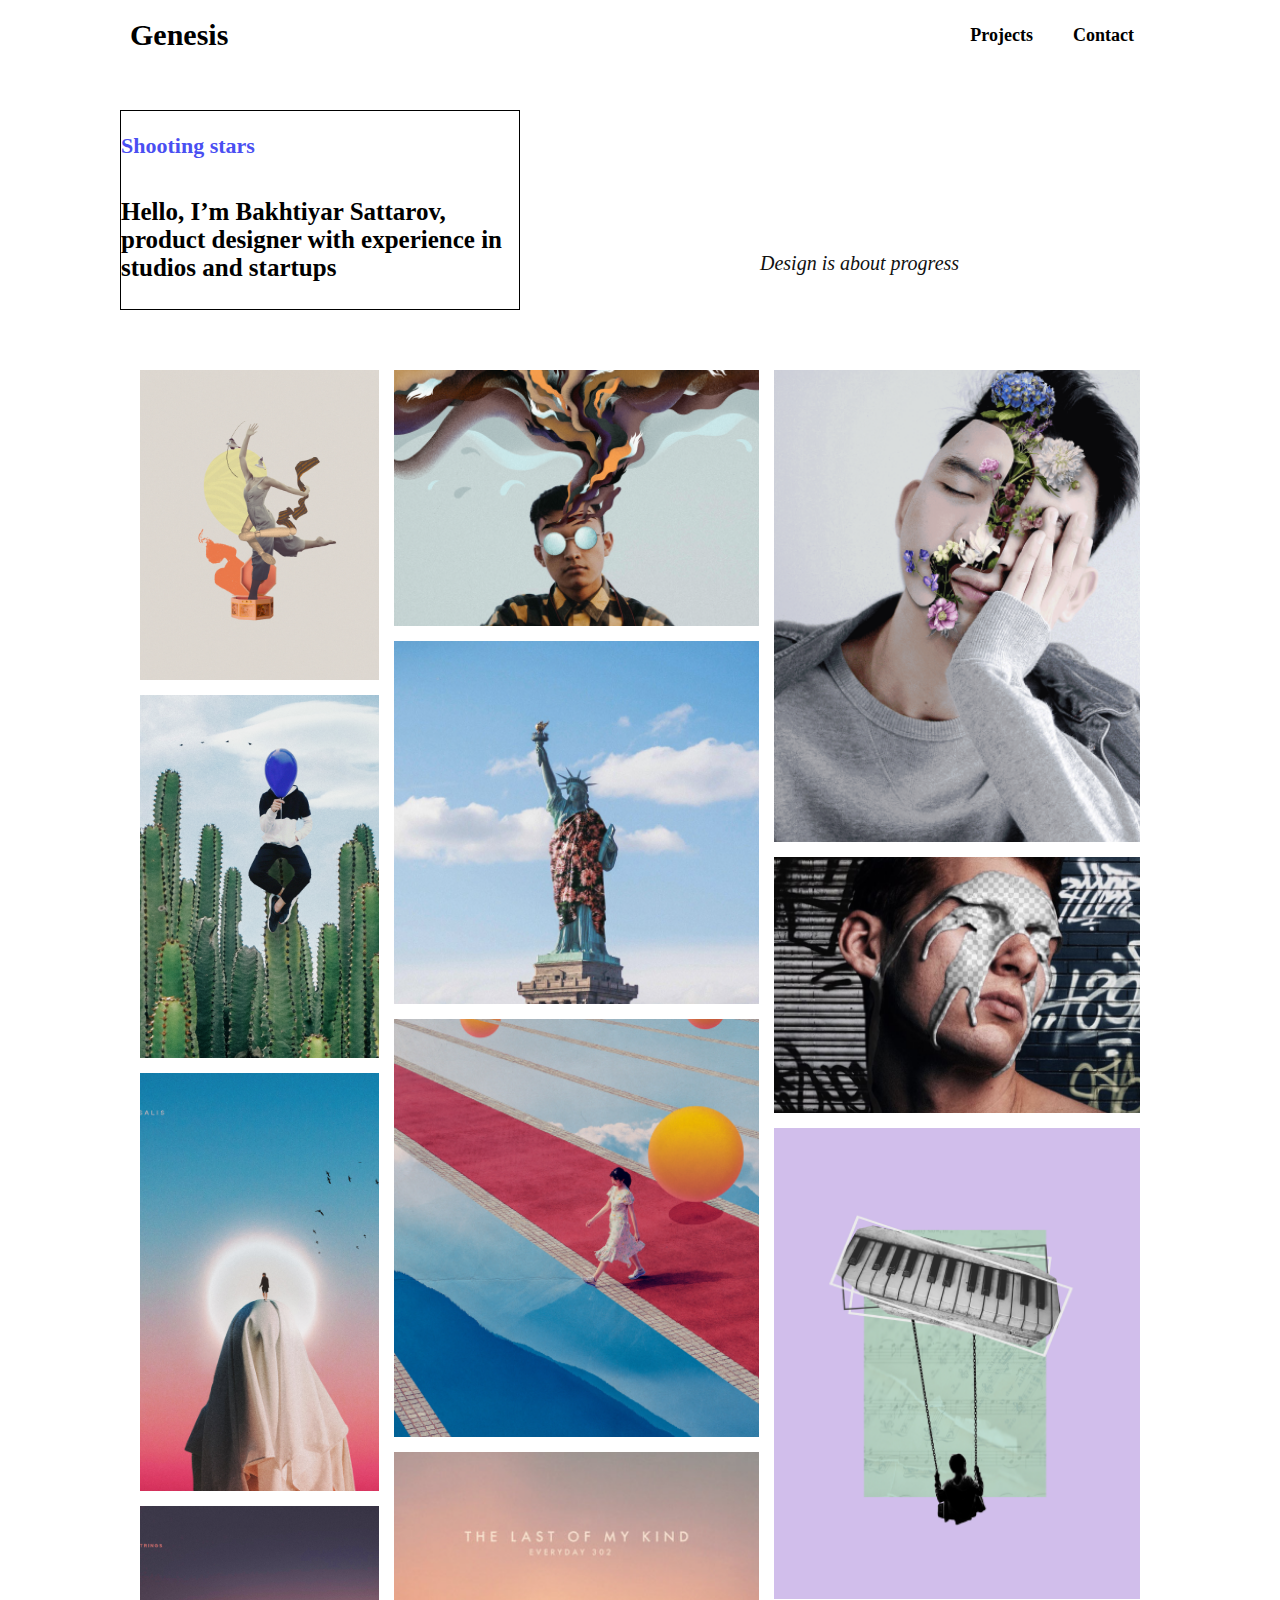
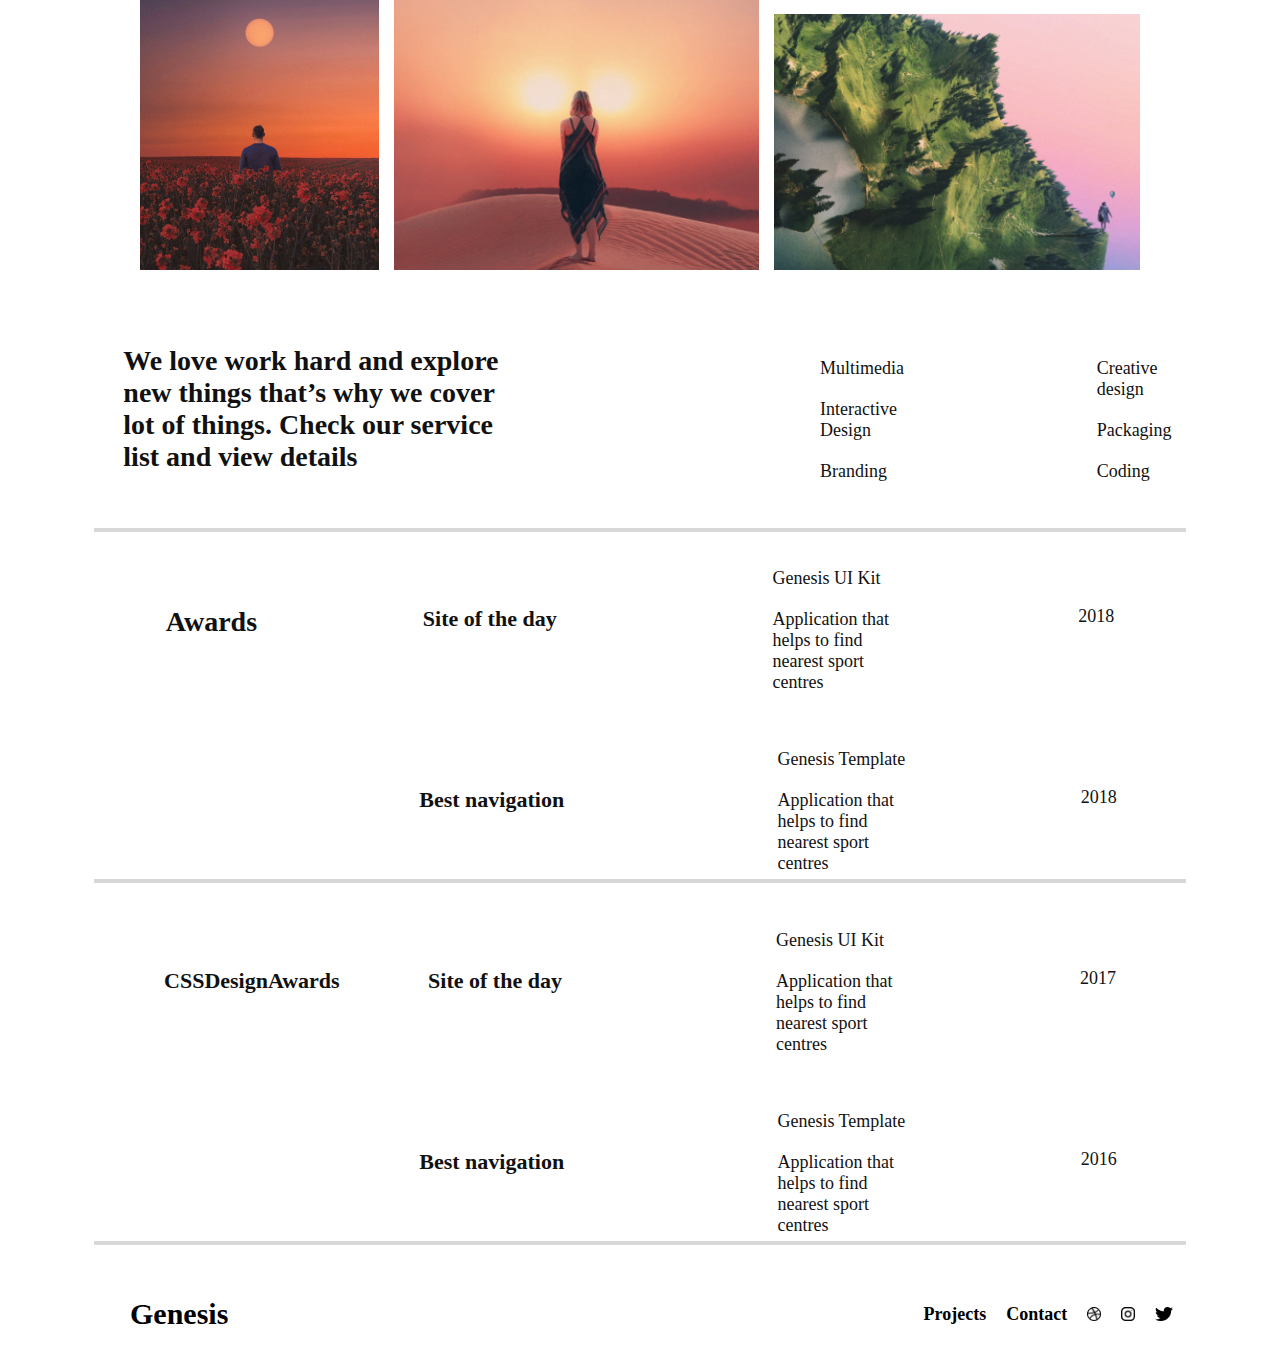
<file: index.html>
<!DOCTYPE html>
<html lang="en">
<head>
    <meta charset="UTF-8">
    <meta http-equiv="X-UA-Compatible" content="IE=edge">
    <meta name="viewport" content="width=device-width, initial-scale=1.0">
    <title>Document</title>
    <link rel="stylesheet" href="css/style.css">
    <link rel="stylesheet" href="css/normalize.css">
</head>
<body>
  <header class="header">
    <h2 class="nav_logo">
        Genesis
    </h2>
    <nav class="nav">
        <ul>
       <li><a href="pages/projects.html">Projects</a></li>
       <li><a href="pages/contact.html">Contact</a></li>
       </ul>
    </nav>
  </header>
  <div class="landingpage_title">
    <section class="landingpage_section_one">
        <p class="landingpage_section_one_title">Shooting stars</p>
        <h1 class="landingpage_section_one_paragraf">Hello, I’m Bakhtiyar Sattarov,
            product designer with experience
            in studios and startups</h1>
    </section>
    <section class="landingpage_section_two">
        <p class="landingpage_section_two_p">Design is about progress </p>
    </section>
  </div>
  <div class="main_grid_container">
   <div class="grid-container">
        <div class="gridbox_1">
            <img src="images/Picture_1.png" alt="first_picture">
        </div>
        <div class="gridbox_2">
            <img src="images/Picture_2.png" alt="second_picture">
        </div>
         <div class="gridbox_3">
            <img src="images/Picture_3.png" alt="third_picture">
         </div> 
         <div class="gridbox_4">
            <img src="images/picture_4.png" alt="fourth_picture">
         </div>
        <div class="gridbox_5">
            <img src="images/picture_5.png" alt="fifth_picture">
        </div>
        <div class="gridbox_6">
            <img src="images/picture_6.png" alt="sixth_pictur">
        </div>
        <div class="gridbox_7">
            <img src="images/picture_7.png" alt="seventh_picture">
        </div>
        <div class="gridbox_8">
            <img src="images/picture_8.png" alt="eigh_picture">
        </div>
         <div class="gridbox_9">
             <img src="images/picture_9.png" alt="ninth_picture">
         </div>
         <div class="gridbox_10">
             <img src="images/picture_10.png" alt="tenth_pictur">
         </div>
        <div class="gridbox_11">
            <img src="images/picture_11.png" alt="eleventh_picture">
        </div>
         <div class="gridbox_12">
             <img src="images/picture_12.png" alt="twelvth_picture">
         </div>
     </div>
   </div>
   <div class="section_two">
       <div class="section_two_main">
        We love work hard and explore new things that’s why we cover lot of things. Check our service list and view details
       </div>
       <ul class="section_two_ul_one">
           <li> Multimedia</li>
           <li> Interactive Design</li>
           <li>Branding </li>
           </ul>
           <ul class="section_two_ul_two">
           <li> Creative design</li>
           <li> Packaging</li>
           <li> Coding</li>
       </ul>  
   </div>
   <hr>
   <div class="section_three">
     <div class="section_three_firstpart">
         <div class="section_three_main">
            Awards
         </div>
         <div class="section_three_bold">
            Site of the day
         </div>
         <ul class="section_three_ul">
            <li>Genesis UI Kit</li>
            <li>Application that helps to find nearest sport centres</li>
         </ul>
        <div class="section_three_date">
            2018
        </div>
     </div>
    </div>
    <div class="section_three_secondpart_main">
     <div class="section_three_secondpart">
        <div class="section_three_secondpart_bold">
            Best navigation
         </div>
         <ul class="section_three_secondpart_ul">
            <li>Genesis Template</li>
            <li>Application that helps to find nearest sport centres</li>
         </ul>
        <div class="section_three_secondpart_date">
            2018
        </div>
      </div>
    </div>
    <hr>
    <div class="section_four">
        <div class="section_four_firstpart">
            <div class="section_four_main">
                CSSDesignAwards
            </div>
            <div class="section_four_bold">
                 Site of the day
            </div>
            <ul class="section_four_ul">
                <li>Genesis UI Kit</li>
                <li>Application that helps to find nearest sport centres</li>
            </ul>
            <div class="section_four_date">
                2017
            </div>
        </div>
    </div>
    <div class="section_four_secondpart_main">
        <div class="section_four_secondpart">
            <div class="section_four_secondpart_bold">
                Best navigation
            </div>
            <ul class="section_four_secondpart_ul">
                <li>Genesis Template</li>
                <li>Application that helps to find nearest sport centres</li>
            </ul>
            <div class="section_four_secondpart_date">
                 2016
            </div>
        </div>
    </div>
    <hr>
     <footer class="footer">
        <h2 class="footer_logo">
             Genesis
        </h2>
        <div class="footer_ul">
            <ul>
                <li>Projects</li>
                <li>Contact</li>
            </ul>
            <div class="footer_icon">
                <img src="images/icon_1.png" alt="icon1"> 
                <img src="images/icon_2.png" alt="icon2">
                <img src="images/icon_3.png" alt="icon3">
            </div>
        </div>   
    </footer>
</body>
</html>
</file>
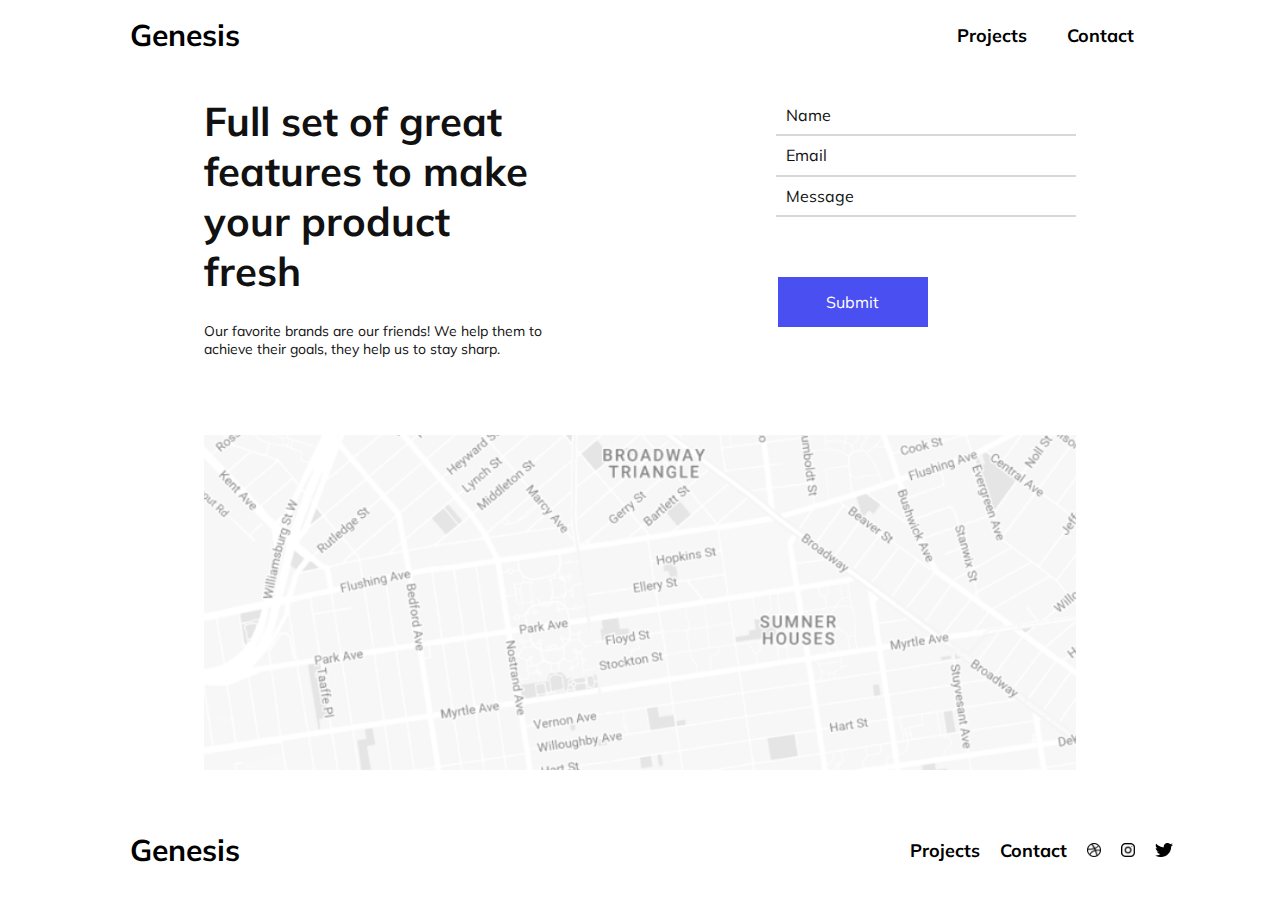
<file: pages/contact.html>
<!DOCTYPE html>
<html lang="en">
<head>
    <meta charset="UTF-8">
    <meta http-equiv="X-UA-Compatible" content="IE=edge">
    <meta name="viewport" content="width=device-width, initial-scale=1.0">
    <title>Document</title>
    <link rel="stylesheet" href="../css/contact.css">
    <link rel="stylesheet" href="../css/normalize.css">
</head>
<body>
    <header class="header">
        <h2 class="nav_logo">
            Genesis
        </h2>
        <nav class="nav">
            <ul>
              <li><a href="projects.html">Projects</a></li>
              <li><a href="contact.html">Contact</a></li>
           </ul>
        </nav>
    </header> 
    <div class="contactpage_main">
        <div class ="contactpage_grid">
         <section class="contactpage_main_title">
            Full set of great
            features to make your
            product fresh
         </section>
         <section class="contactpage_main_p">
            Our favorite brands are our friends! We help them to achieve their goals, they help us to stay sharp.
         </section>
         <div class="form_container">
            <form action>
                <input type="text" id="firstname" name="firstname" placeholder="Name">
                <input type="email" id="email" name="email" placeholder="Email">
                <input id="message" name="message"  placeholder="Message">
            </form>
            <button class="button">Submit</button>
          </div>
          <div class="image_grid">
              <img src="../images/Map.png">
          </div>
        </div>
    </div>
    <footer class="footer">
        <h2 class="footer_logo">
             Genesis
        </h2>
        <div class="footer_ul">
            <ul>
                <li>Projects</li>
                <li>Contact</li>
            </ul>
            <div class="footer_icon">
                <img src="../images/icon_1.png" alt="icon1"> 
                <img src="../images/icon_2.png" alt="icon2">
                <img src="../images/icon_3.png" alt="icon3">
            </div>
        </div>   
    </footer>
</body>
</html>
</file>
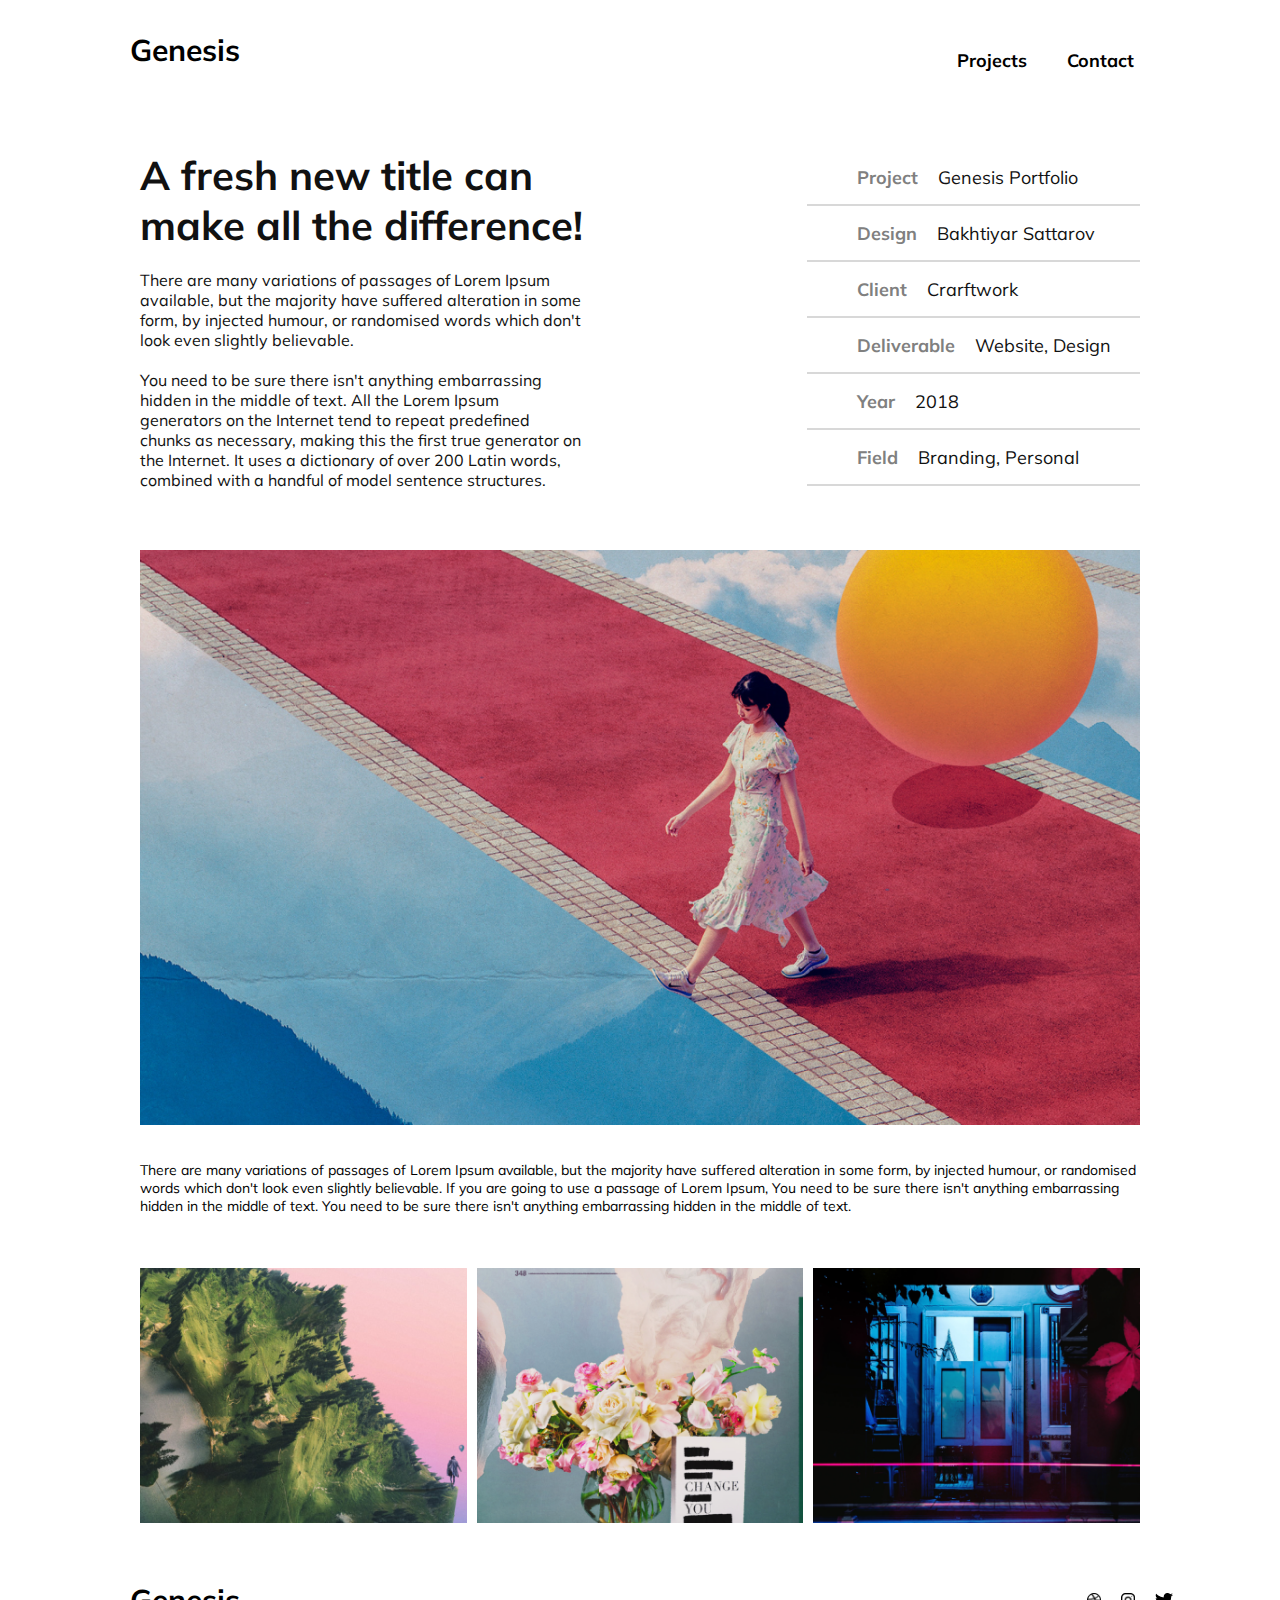
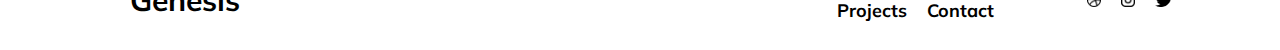
<file: pages/projects.html>
<!DOCTYPE html>
<html lang="en">
<head>
    <meta charset="UTF-8">
    <meta http-equiv="X-UA-Compatible" content="IE=edge">
    <meta name="viewport" content="width=device-width, initial-scale=1.0">
    <link rel="stylesheet" href="../css/projects.css">
    <link rel="stylesheet" href="../css/normalize.css">
    <title>projects</title>
</head>
<body>
    <header class="header">
        <h2 class="nav_logo">
            Genesis
        </h2>
        <nav class="nav">
            <ul>
              <li><a href="projects.html">Projects</a></li>
              <li><a href="contact.html">Contact</a></li>
           </ul>
        </nav>
    </header> 
    <div class="landingpage_projects">
        <div class="div_container">
        <div class="grid_container1">
            A fresh new title can make all the difference!
        </div>
        <div class="grid_container2">
            There are many variations of passages of Lorem Ipsum available, but the majority have suffered alteration in some form, by injected humour, or randomised words which don't look even slightly believable.
            <br>
            <br>  
            You need to be sure there isn't anything embarrassing hidden in the middle of text. All the Lorem Ipsum generators on the Internet tend to repeat predefined chunks as necessary, making this the first true generator on the Internet. It uses a dictionary of over 200 Latin words, combined with a handful of model sentence structures.
        </div>
        <div class="grid_container_3">
            <ul class="ul_one">
                <li class="grey"> 
                    Project
                 </li>
                 <li class="bold">
                    Genesis Portfolio  
                 </li>
            </ul>
            <hr class="ul_hr">
            <ul class="ul_two">
                <li class="grey"> 
                    Design
                 </li>
                 <li class="bold">
                    Bakhtiyar Sattarov
                 </li>
            </ul>
            <hr class="ul_hr">
            <ul class="ul_three">
                <li class="grey"> 
                    Client
                 </li>
                 <li class="bold">
                    Crarftwork
                 </li>
            </ul>
            <hr class="ul_hr">
            <ul class="ul_four">
                <li class="grey"> 
                    Deliverable
                 </li>
                 <li class="bold">
                    Website, Design
                 </li>
            </ul>
            <hr class="ul_hr">
            <ul class="ul_five">
                <li class="grey"> 
                    Year
                 </li>
                 <li class="bold">
                    2018
                 </li>
            </ul>
            <hr class="ul_hr">
            <ul class="ul_six">
                <li class="grey"> 
                    Field
                 </li>
                 <li class="bold">
                    Branding, Personal
                 </li>
            </ul>
            <hr class="ul_hr">
          </div>
       </div>
    </div>
    <div class="grid_image_container">
        <div class="grid_box">
            <div class="grid-image_1">
                <img src="../images/projectside_1.png">
            </div>
            <div class="grid-image_2">
                There are many variations of passages of Lorem Ipsum available, but the majority have suffered alteration in some form, by injected humour, or randomised words which don't look even slightly believable. If you are going to use a passage of Lorem Ipsum, You need to be sure there isn't anything embarrassing hidden in the middle of text. You need to be sure there isn't anything embarrassing hidden in the middle of text.
            </div>
            <div class="grid-image_3">
                <img src="../images/projectside_2.png">
            </div>
            <div class="grid-image_4">
                <img src="../images/projectside_3.png">
            </div>
            <div class="grid-image_5">
                <img src="../images/projectside_4.png">
            </div>
        </div>
    </div>
    <footer class="footer">
        <h2 class="footer_logo">
             Genesis
        </h2>
        <div class="footer_ul">
            <ul>
                <li>Projects</li>
                <li>Contact</li>
            </ul>
            <div class="footer_icon">
                <img src="../images/icon_1.png" alt="icon1"> 
                <img src="../images/icon_2.png" alt="icon2">
                <img src="../images/icon_3.png" alt="icon3">
            </div>
        </div>   
    </footer>
</body>
</html>
</file>
<file: css/style.css>
.header {
    display: flex;
    top: 0;
    background-color: none;
    height: 70px;
    align-items: center;
    width: 100%;
    font-weight: bold;
    font-size: 20px;
  }
  
  .nav_logo  {
    display: flex;
    width: 60%;
    margin-left: 60px;
    padding-left: 70px;

  }
  
  .nav {
    width: 20%;
    display: flex;
    justify-content: flex-end;
    font-style: normal;
    font-weight: bold;
    font-size: 18px;
    margin-right: 20px;
  }
  
  .nav ul {
    display: flex;
    list-style: none;
  }
  
  .nav li {
    font-weight: bold;
    position: relative;
    padding: 10px 10px;
    
  }
  
  .nav a {
    text-decoration: none;
    color:black;
    padding: 10px;

  }
  .landingpage_title{
      display: flex;
     justify-content: space-around;
      align-items: center;
      width: 100%;
      min-height: 250px;
      
  }

  .landingpage_section_one{
      display: flex;
      margin-top: 30px;
      flex-direction: column;
      max-width: 400px;
      min-height: 200px;
      box-sizing: border-box;
       border: 1px solid black;

  }

  .landingpage_section_two {
      display: flex;
    width: 400px;
    height: 200px;
    align-items: flex-end;
  }


  .landingpage_section_one_title{
      font-size: 22px;
      color: #4A4FF2;
      font-weight: 700;
  }
  .landingpage_section_one_paragraf{
      font-size: 25px;
      font-weight: 700;
      font-style: normal;


  }

  .landingpage_section_two_p{
    color:#111111;
    display: flex;
    font-size: 20px;
    font-style: italic;
    
  }
  .main_grid_container{
  width: 100%;
  min-height: 1500px;
  display: grid;
  justify-content: center;
  align-content: center;


  }
  .grid-container{
    display: grid;
    grid-template-columns: repeat(8, 1fr);
    grid-template-rows: repeat(28, 1fr) ;
    max-width: 1000px;
    height: 1500px;
    border-style: solid;
    border-width: 50px;
    border-color: white;
    gap: 15px;
   
  }
  img{
   width: 100%;
   height: 100%;
   object-fit: cover;
   
  }
  .gridbox_1{
    grid-column: 1/3;
    grid-row: 1/7;
  }

 .gridbox_2{
   grid-column: 1/3;
   grid-row: 7/14;
    
  }

  .gridbox_3{
    grid-column: 1/3;
    grid-row: 14/22;
  }
  .gridbox_4{
    grid-column: 1/3;
    grid-row: 22/29;
    
  }
  .gridbox_5{
    grid-column: 3/6;
    grid-row: 1/6;
    
  }
  .gridbox_6{
    grid-column: 3/6;
    grid-row: 6/13;
  }

  .gridbox_7{
    grid-column: 3/6;
    grid-row: 13/21;
    
  }

  .gridbox_8{
    grid-column: 3/6;
    grid-row: 21/29;
  }

  .gridbox_9{
    grid-column: 6/9;
    grid-row: 1/10;
    
  }

  .gridbox_10{
    grid-column: 6/9;
    grid-row: 10/15;
    
  }

  .gridbox_11{
    grid-column: 6/9;
    grid-row: 15/24;
    
  }

  .gridbox_12{
    grid-column: 6/9;
    grid-row: 24/29;
    
  }

 .section_two {
   width: 100%;
   min-height: 200px;
   display: flex;
   justify-content: space-around;
   align-items:center;
 }
 .section_two_main {
   max-width: 400px;
   min-height: 150px;
   color: #111111;
   font-weight: 700;
   font-size: 28px;
 }

 .section_two_ul_one {
   max-width: 30px;
   min-height: 70px ;
   color: #111111;
   font-size: 18px;

 }

 .section_two li {
  padding: 10px;
  list-style: none;
 }
 .section_two_ul_two{
   padding-left: 0px;
   padding-right: 40px;
  max-width: 30px;
  min-height: 70px ;
  color: #111111;
  font-size: 18px;
}

hr {
  color:  #D8D8D8;
  border: 2px solid;
  width: 85%;

}

.section_three{
  width: 100%;
  min-height: 150px;

}

.section_three_firstpart{
  width: 100%;
  min-height: 150px;
  display: flex;
  justify-content: space-evenly;
  align-items: center;
}

.section_three_main {
  max-width: 150px;
   min-height: 50px;
   color: #111111;
   font-weight: 700;
   font-size: 28px;
}
.section_three_bold {
  max-width: 150px;
   min-height: 50px;
   color: #111111;
   font-weight: 700;
   font-size: 22px;
}
.section_three_ul {
  max-width: 150px;
   min-height: 50px ;
   color: #111111;
   font-size: 18px;

}

.section_three li{
  padding: 10px;
  list-style: none;
}
.section_three_date{
  max-width: 150px;
   min-height: 50px ;
   color: #111111;
   font-size: 18px;
}

.section_three_secondpart_main{
  width: 100%;
  min-height: 150px;
 

}
.section_three_secondpart{
  width: 80%;
display: flex;
  justify-content: space-evenly;
  align-items: center;
  float: right;
}


.section_three_secondpart_bold{
  max-width: 150px;
   min-height: 50px;
   color: #111111;
   font-weight: 700;
   font-size: 22px;

   
}
.section_three_secondpart_ul{
  max-width: 150px;
   min-height: 50px ;
   color: #111111;
   font-size: 18px;
}

.section_three_secondpart_date{
  
    max-width: 150px;
     min-height: 50px ;
     color: #111111;
     font-size: 18px;
  }
  .section_three_secondpart_main li{
    padding: 10px;
    list-style: none;
  }

  
.section_four{
  width: 100%;
  min-height: 150px;

}

.section_four_firstpart{
  width: 100%;
  min-height: 150px;
  display: flex;
  justify-content: space-evenly;
  align-items: center;
}

.section_four_main {
  max-width: 100px;
   min-height: 50px;
   color: #111111;
   font-weight: 700;
   font-size: 22px;
}
.section_four_bold {
  max-width: 150px;
   min-height: 50px;
   color: #111111;
   font-weight: 700;
   font-size: 22px;

}
.section_four_ul {
  max-width: 150px;
   min-height: 50px ;
   color: #111111;
   font-size: 18px;

}

.section_four li{
  padding: 10px;
  list-style: none;
}
.section_four_date{
  max-width: 150px;
   min-height: 50px ;
   color: #111111;
   font-size: 18px;
}

.section_four_secondpart_main{
  width: 100%;
  min-height: 150px;
 

}
.section_four_secondpart{
  width: 80%;
display: flex;
  justify-content: space-evenly;
  align-items: center;
  float: right;
}


.section_four_secondpart_bold{
  max-width: 150px;
   min-height: 50px;
   color: #111111;
   font-weight: 700;
   font-size: 22px;

   
}
.section_four_secondpart_ul{
  max-width: 150px;
   min-height: 50px ;
   color: #111111;
   font-size: 18px;
}

.section_four_secondpart_date{
  
    max-width: 150px;
     min-height: 50px ;
     color: #111111;
     font-size: 18px;
  }
  .section_four_secondpart_main li{
    padding: 10px;
    list-style: none;
  }

  .footer {
    display: flex;
    top: 0;
    height: 100px;
    align-items: center;
    width: 100%;
    font-weight: bold;
    font-size: 20px;
  }
  
  .footer_logo  {
    display: flex;
    width: 50%;
    margin-left: 60px;
    padding-left: 70px;

  }
  
  .footer_ul {
    width: 30%;
    display: flex;
    justify-content: flex-end;
    font-style: normal;
    font-weight: bold;
    font-size: 18px;
    margin-right: 20px;
  }
  
  .footer_ul ul {
    display: flex;
    list-style: none;
  }
  
  .footer_ul li {
    font-weight: bold;
    position: relative;
    padding: 10px 10px;
    
  }

  .footer_icon {
    display: flex;
    align-items: center;
    width: 20%;
  }

  .footer_icon img {
    padding: 10px;
    width: 18px;
    height: 14px;
  }
</file>
<file: css/contact.css>
@import url('https://fonts.googleapis.com/css2?family=Mulish&display=swap');

body{
  font-family: 'Mulish', sans-serif;
}
.header {
    display: flex;
    top: 0;
    background-color: none;
    height: 70px;
    align-items: center;
    width: 100%;
    font-weight: bold;
    font-size: 20px;
  }
  
  .nav_logo  {
    display: flex;
    width: 60%;
    margin-left: 60px;
    padding-left: 70px;

  }
  
  .nav {
    width: 20%;
    display: flex;
    justify-content: flex-end;
    font-style: normal;
    font-weight: bold;
    font-size: 18px;
    margin-right: 20px;
  }
  
  .nav ul {
    display: flex;
    list-style: none;
  }
  
  .nav li {
    font-weight: bold;
    position: relative;
    padding: 10px 10px;
    
  }
  
  .nav a {
    text-decoration: none;
    color:black;
    padding: 10px;

  }

.contactpage_main{
    width: 100%;
    max-width: 1500px;
    min-height: 400px;
    display: grid;
     justify-content: center;
    align-content: center;
   
}

.contactpage_grid {
    display: grid;
    grid-template-columns: repeat(8, 1fr);
    grid-template-rows: repeat(20, 1fr) ;
    max-width: 1100px;
    height: 700px;
}

.contactpage_main_title{
    grid-column: 2/5;
    grid-row: 2/3;
    font-size: 40px;
    color: #111111;
    font-weight: 700;

    
}

.contactpage_main_p{
    grid-column: 2/5;
    grid-row: 4/5;
    font-size: 14px;
    color: #111111;
    font-weight: 400;
    

}
 
.form_container{
    display: grid;
    grid-column: 7/8;
    grid-row: 2/7;

   
}
.form_container form {
    display: flex;
    flex-direction: column;
    list-style: none;
    height: 100px;
    width: 300px;


}

.image_grid{
    grid-column: 2/8;
    grid-row: 8/21;
}

.image_grid img {
    width: 100%;
    height: 100%;
    object-fit: cover;
}

#firstname{
    border: none;
    border-bottom: 2px solid;
    color: #D8D8D8;
    padding: 10px;

}

#email{
    border: none;
    border-bottom: 2px solid;
    color: #D8D8D8;
    padding: 10px;
}

#message{
    border: none;
    border-bottom: 2px solid;
    color: #D8D8D8;
    padding: 10px;
    
}

::placeholder{
    color: #111111;
}

.button{
    background-color:#4A4FF2 ;
  border: none;
  color: white;
  width: 150px;
  height: 50px;
  padding: 15px 32px;
  text-align: center;
  text-decoration: none;
  display: inline-block;
  font-size: 16px;
  margin: 4px 2px;
  cursor: pointer;
}

.footer {
    display: flex;
    top: 0;
    height: 100px;
    align-items: center;
    width: 100%;
    font-weight: bold;
    font-size: 20px;
    margin-top: 30px;
  }
  
  .footer_logo  {
    display: flex;
    width: 50%;
    margin-left: 60px;
    padding-left: 70px;

  }
  
  .footer_ul {
    width: 30%;
    display: flex;
    justify-content: flex-end;
    font-style: normal;
    font-weight: bold;
    font-size: 18px;
    margin-right: 20px;
  }
  
  .footer_ul ul {
    display: flex;
    list-style: none;
  }
  
  .footer_ul li {
    font-weight: bold;
    position: relative;
    padding: 10px 10px;
    
  }

  .footer_icon {
    display: flex;
    align-items: center;
    width: 20%;
  }

  .footer_icon img {
    padding: 10px;
    width: 18px;
    height: 14px;
  }
</file>
<file: css/projects.css>
@import url('https://fonts.googleapis.com/css2?family=Mulish&display=swap');

body{
    font-family: 'Mulish', sans-serif;
}
.header {
    display: flex;
    top: 0;
    background-color: none;
    height: 100px;
    align-items: center;
    width: 100%;
    font-weight: bold;
    font-size: 20px;
  }
  
  .nav_logo  {
    display: flex;
    width: 60%;
    margin-left: 60px;
    padding-left: 70px;

  }
  
  .nav {
    width: 20%;
    display: flex;
    justify-content: flex-end;
    font-style: normal;
    font-weight: bold;
    font-size: 18px;
    margin-right: 20px;
  }
  
  .nav ul {
    display: flex;
    list-style: none;
  }
  
  .nav li {
    font-weight: bold;
    position: relative;
    padding: 10px 10px;
    
  }
  
  .nav a {
    text-decoration: none;
    color:black;
    padding: 10px;

  }

  .landingpage_projects{
      max-width:1500px;
      width: 100%;
      min-height: 400px; 
      display: grid;
     justify-content: center;
    align-content: center;
    margin-top: 50px;
  }
  .div_container{
      display: grid;
      grid-template-columns: repeat(9, 1fr);
      grid-template-rows: repeat(4, 1fr) ;
      max-width: 1000px;
      height: 400px;
  }

  .grid_container1{
      grid-column: 1/5;
      grid-row: 1/3;
      font-size: 40px;
      color: #111111;
      font-weight: 700;

  }

  .grid_container2{
      grid-column: 1/5;
      grid-row: 3/4;
      font-size: 16px;
      font-weight: 400;
      color:#111111
  }

  .grid_container_3{
      grid-column: 7/10;
      grid-row: 1/3;

  }
  .grid_container_3 ul  {
      display: flex;
     align-items: center;
      list-style: none;
    width: 300px;
  }

  .grid_container_3 li {
      padding: 10px;
  }

  ul {
    width: 250px;
    height: 22px;
  }
  .grey{
      color: gray;
      font-weight: 700;
      font-size: 18px;
  }

  .bold{
      color: #111111;
      font-size: 18px;
  }
  .ul_hr  {
color: #D8D8D8;
border: 1px solid;

  }
  .grid_image_container{
    max-width:1500px;
    width: 100%;
    min-height: 700px; 
    display: grid;
   justify-content: center;
  align-content: center;
  
  }
  .grid_box{
    display: grid;
    grid-template-columns: repeat(9, 1fr);
    grid-template-rows: repeat(38, 1fr) ;
    max-width: 1000px;
    height: 1000px;
    gap: 10px;

}
.grid_box img {
    width: 100%;
    height: 100%;
    object-fit: cover;
}

.grid-image_1{
    grid-column: 1/10;
    grid-row: 1/23;
}

.grid-image_2 {
    grid-column: 1/10;
    grid-row: 24/27;
    font-size: 14px;
}
.grid-image_3 {
    grid-column: 1/4;
    grid-row: 28/38;
}
.grid-image_4{
 grid-column: 4/7;
 grid-row: 28/38;
}
.grid-image_5{
    grid-column: 7/10;
    grid-row: 28/38;
}
.footer {
    display: flex;
    top: 0;
    height: 100px;
    align-items: center;
    width: 100%;
    font-weight: bold;
    font-size: 20px;
  }
  
  .footer_logo  {
    display: flex;
    width: 50%;
    margin-left: 60px;
    padding-left: 70px;

  }
  
  .footer_ul {
    width: 30%;
    display: flex;
    justify-content: flex-end;
    font-style: normal;
    font-weight: bold;
    font-size: 18px;
    margin-right: 20px;
  }
  
  .footer_ul ul {
    display: flex;
    list-style: none;
  }
  
  .footer_ul li {
    font-weight: bold;
    position: relative;
    padding: 10px 10px;
    
  }

  .footer_icon {
    display: flex;
    align-items: center;
    width: 20%;
  }

  .footer_icon img {
    padding: 10px;
    width: 18px;
    height: 14px;
  }
</file>
